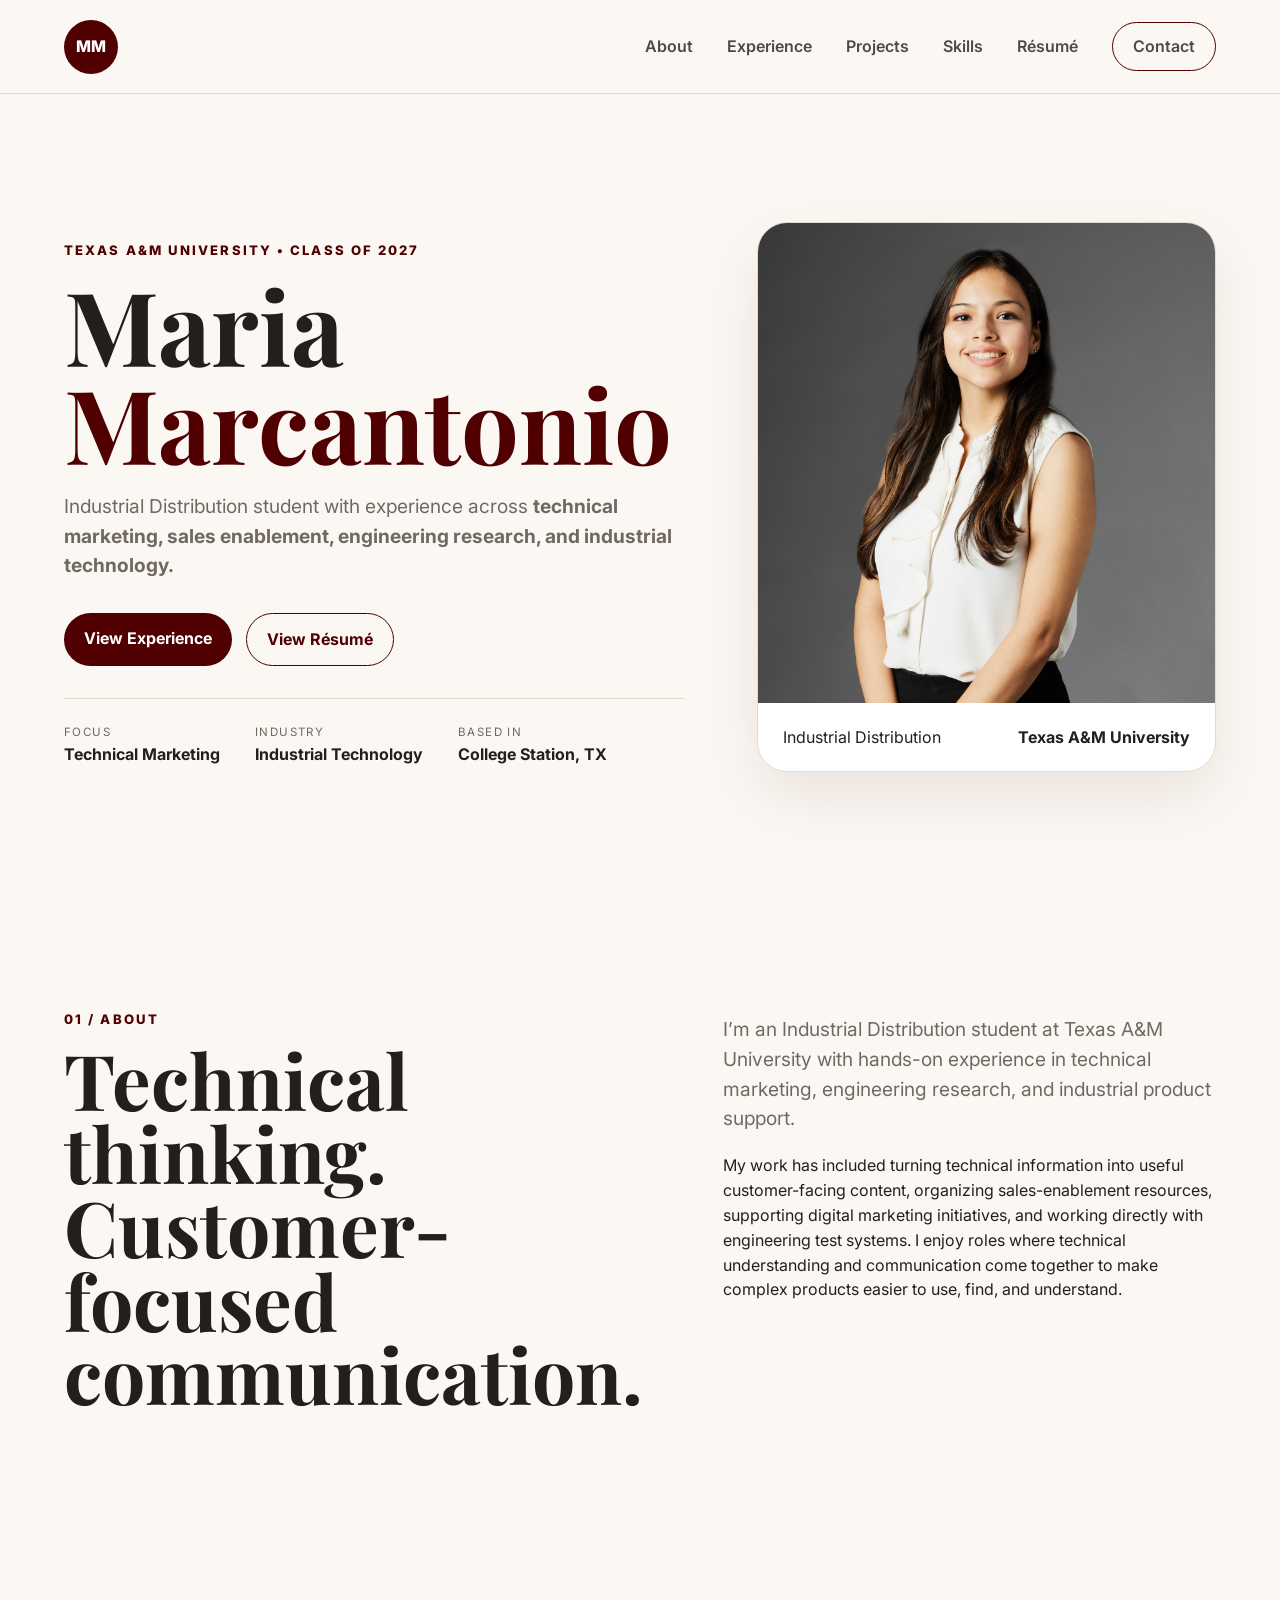
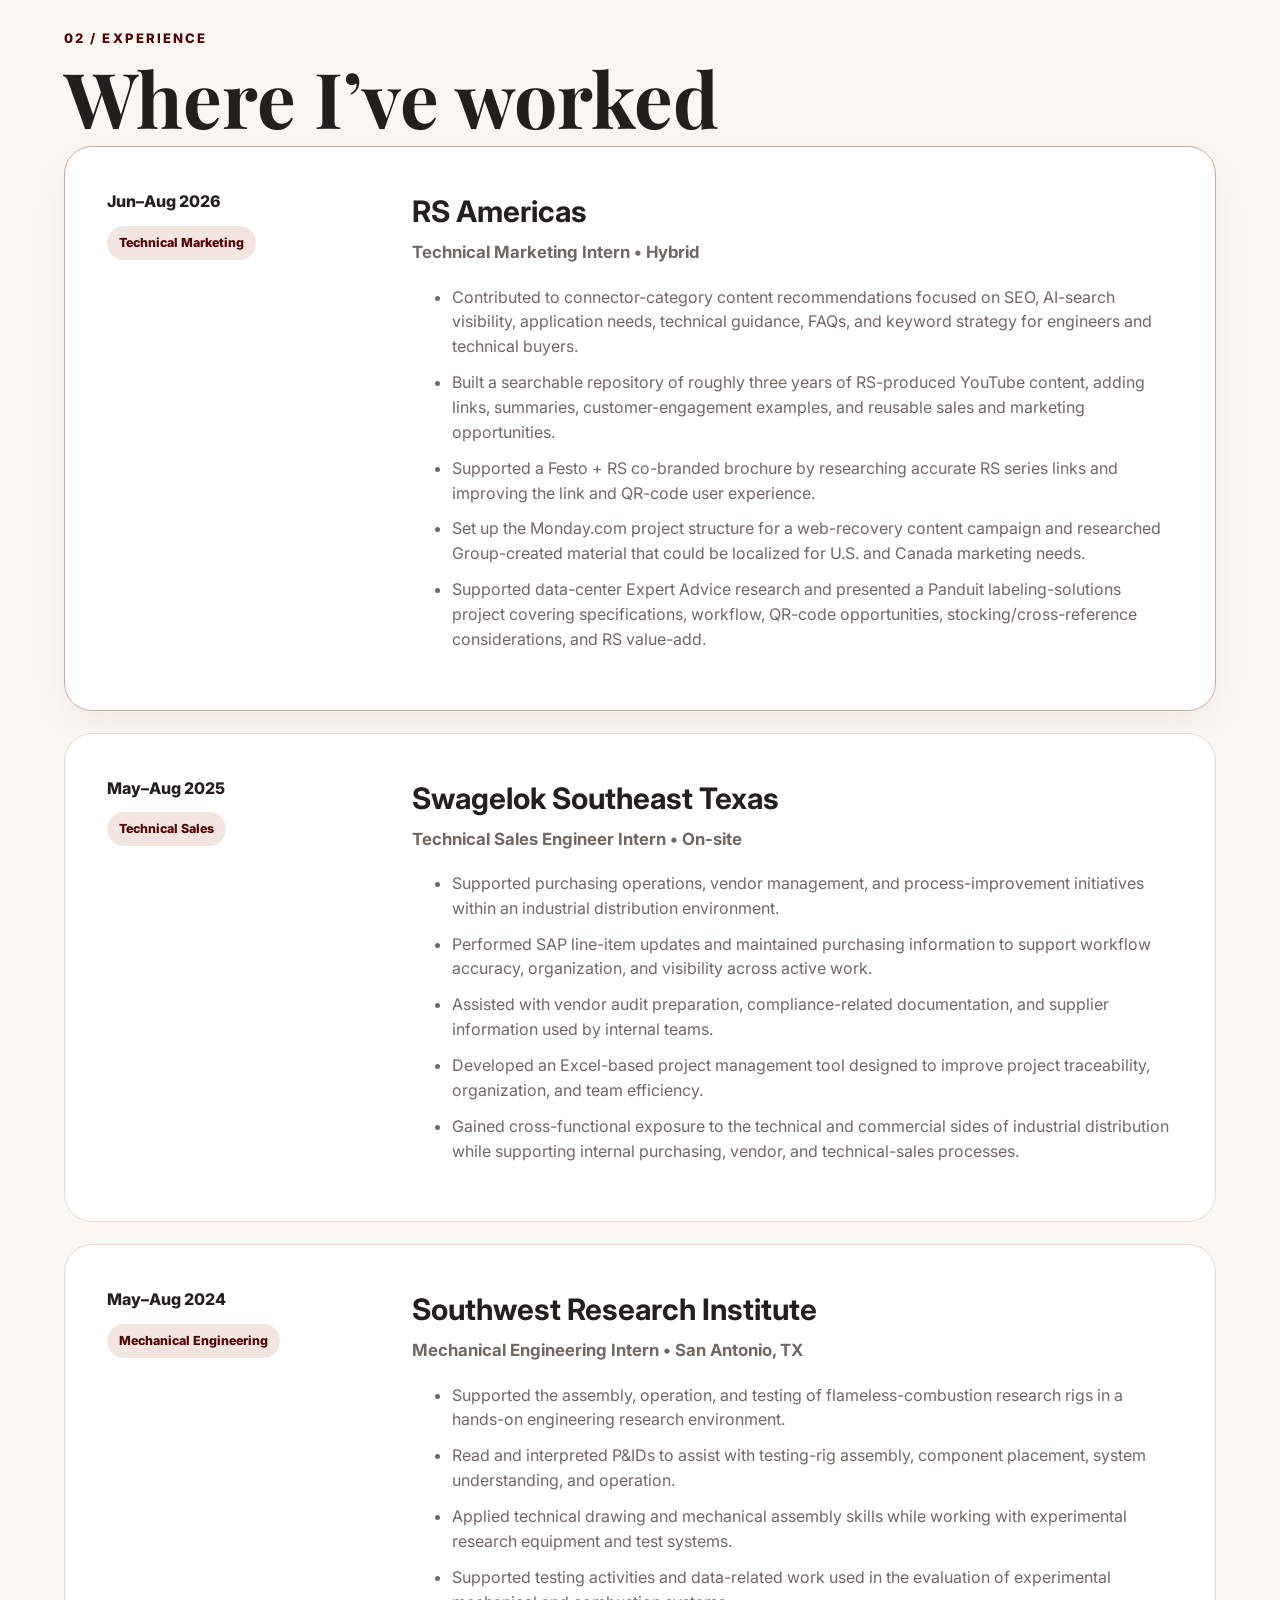
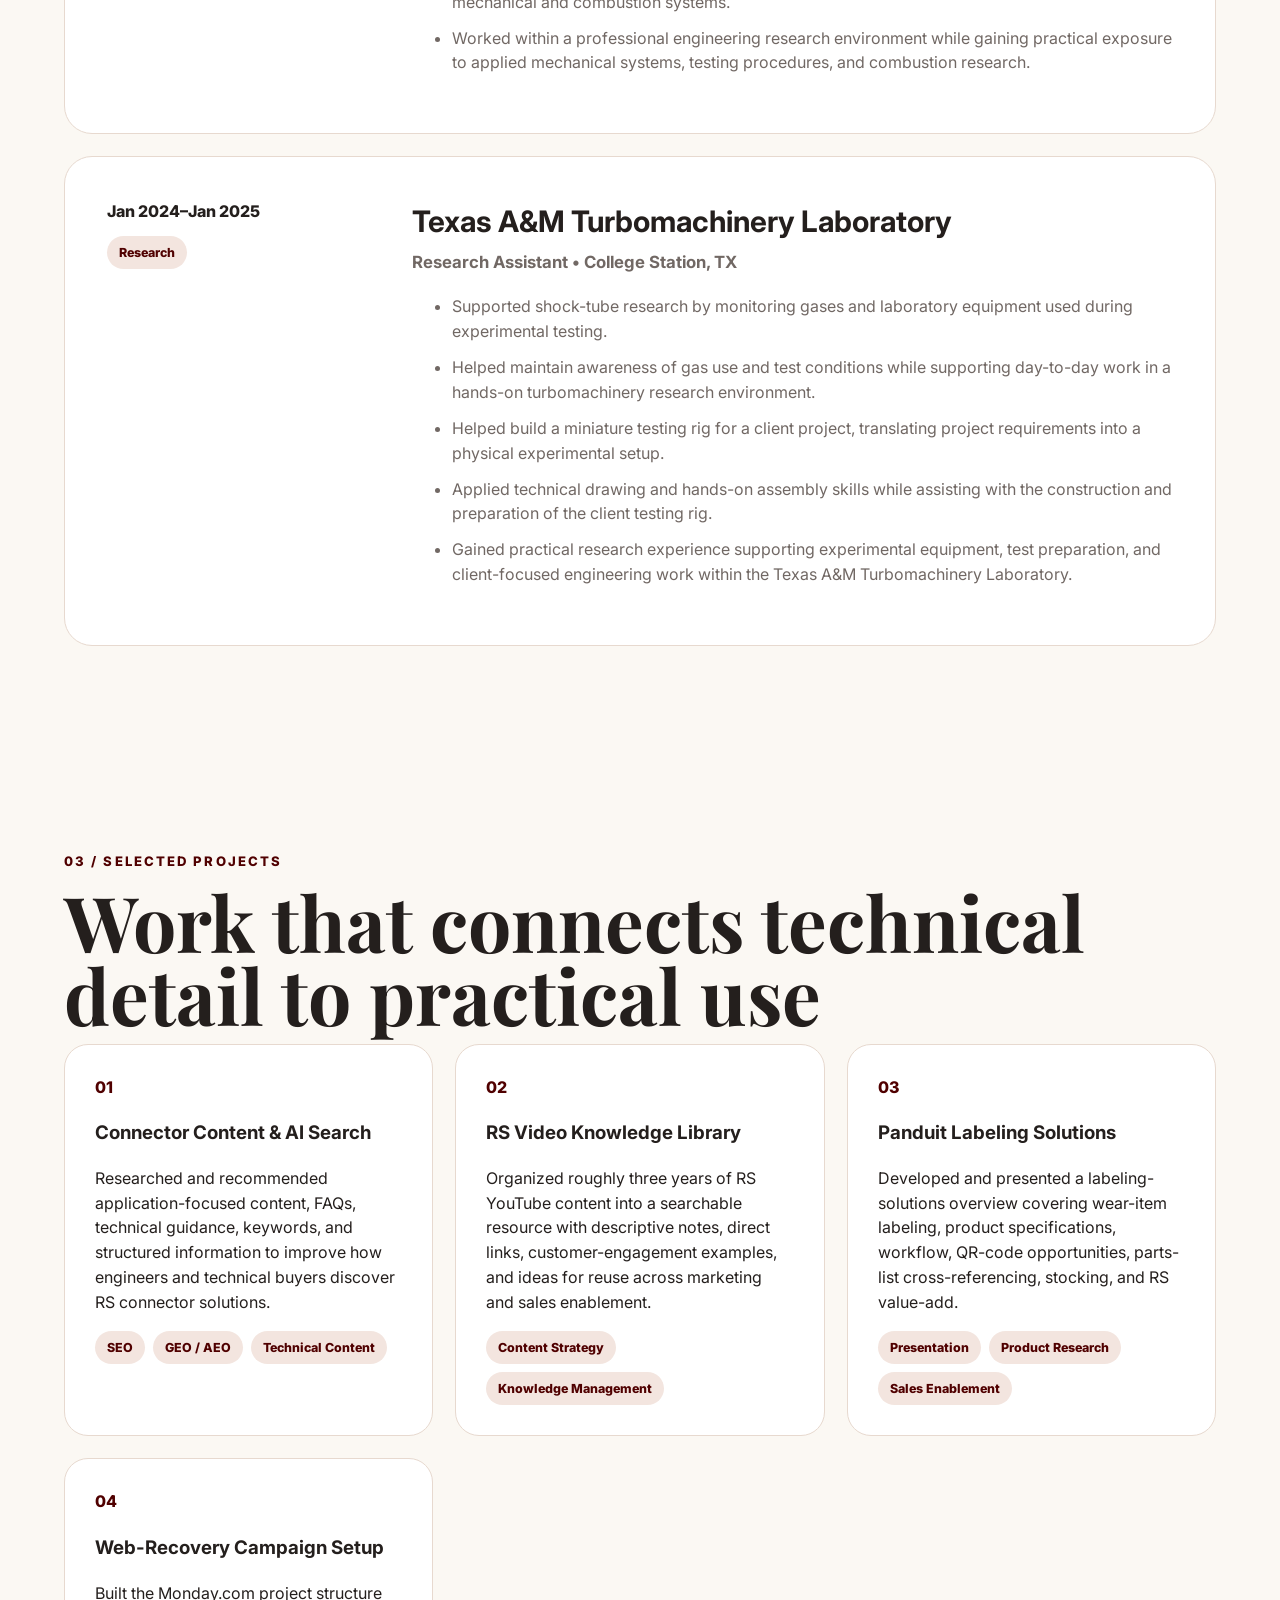
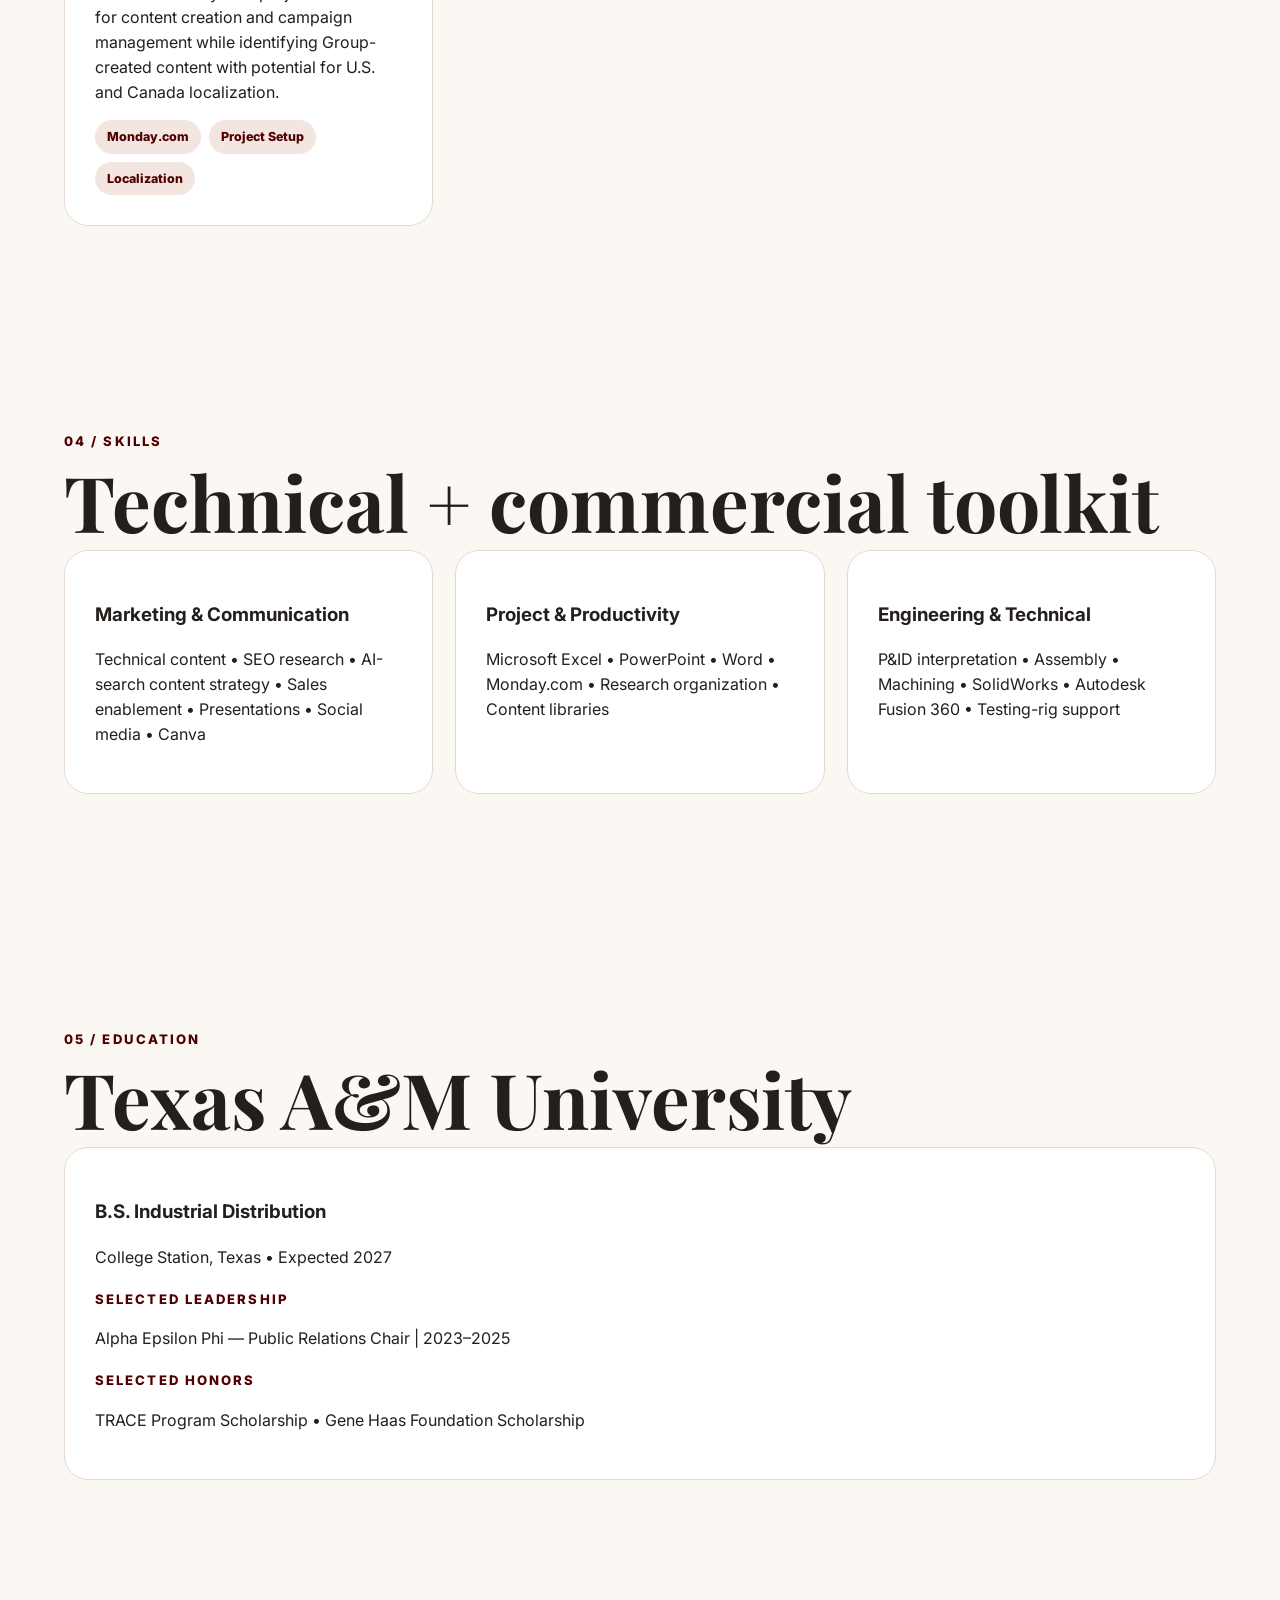
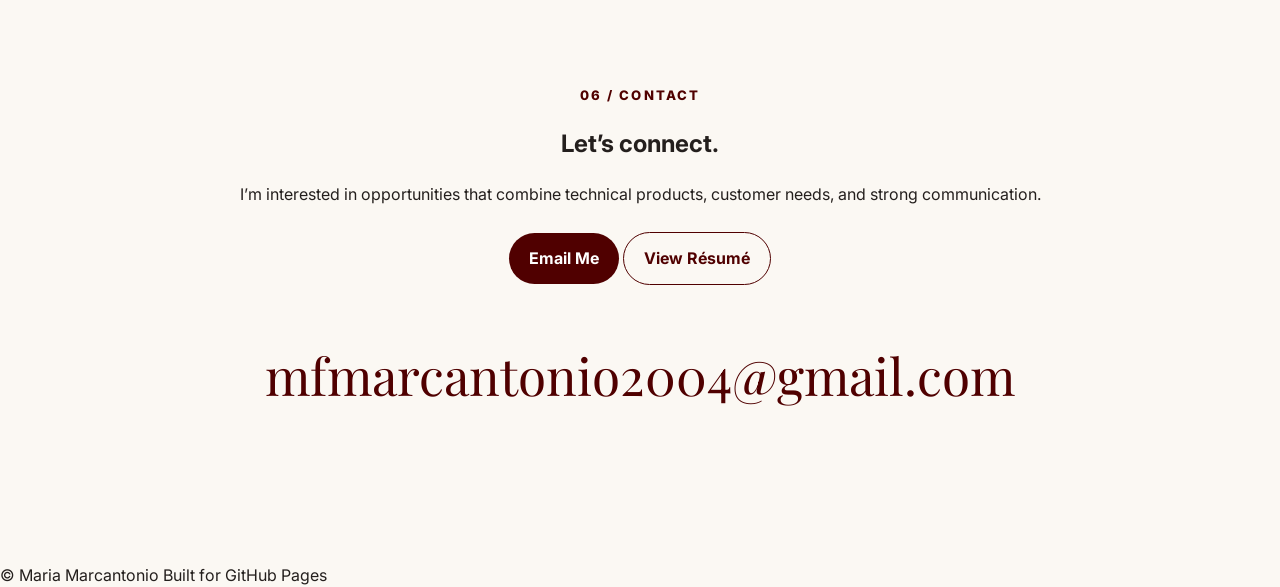
<file: index.html>
<!doctype html>
<html lang="en">
<head>
  <meta charset="utf-8" />
  <meta name="viewport" content="width=device-width, initial-scale=1" />
  <meta name="description" content="Maria Marcantonio — Texas A&M Industrial Distribution student with experience in technical marketing, technical sales support, and engineering research." />
  <title>Maria Marcantonio | Portfolio</title>
  <link rel="preconnect" href="https://fonts.googleapis.com">
  <link rel="preconnect" href="https://fonts.gstatic.com" crossorigin>
  <link href="https://fonts.googleapis.com/css2?family=Inter:wght@400;500;600;700;800&family=Playfair+Display:wght@700&display=swap" rel="stylesheet">
  <link rel="stylesheet" href="styles.css" />
</head>

<body>
  <header class="site-header">
    <a class="brand" href="#top" aria-label="Maria Marcantonio home">MM</a>

    <button class="nav-toggle" aria-label="Open navigation" aria-expanded="false">
      <span></span><span></span><span></span>
    </button>

    <nav class="nav" aria-label="Primary navigation">
      <a href="#about">About</a>
      <a href="#experience">Experience</a>
      <a href="#projects">Projects</a>
      <a href="#skills">Skills</a>
      <a href="resume.html">Résumé</a>
      <a class="nav-cta" href="#contact">Contact</a>
    </nav>
  </header>

  <main id="top">
    <section class="hero section">
      <div class="hero-copy reveal">
        <p class="eyebrow">Texas A&amp;M University • Class of 2027</p>
        <h1>Maria<br><span>Marcantonio</span></h1>
        <p class="hero-subtitle">
          Industrial Distribution student with experience across
          <strong>technical marketing, sales enablement, engineering research, and industrial technology.</strong>
        </p>

        <div class="hero-actions">
          <a class="button primary" href="#experience">View Experience</a>
          <a class="button secondary" href="resume.html">View Résumé</a>
        </div>

        <div class="quick-facts" aria-label="Highlights">
          <div>
            <span class="fact-label">Focus</span>
            <strong>Technical Marketing</strong>
          </div>
          <div>
            <span class="fact-label">Industry</span>
            <strong>Industrial Technology</strong>
          </div>
          <div>
            <span class="fact-label">Based in</span>
            <strong>College Station, TX</strong>
          </div>
        </div>
      </div>

      <div class="hero-card reveal">
        <img src="maria-headshot.jpg" alt="Professional headshot of Maria Marcantonio" class="hero-photo">
        <div class="hero-card-text">
          <span>Industrial Distribution</span>
          <strong>Texas A&amp;M University</strong>
        </div>
      </div>
    </section>

    <section id="about" class="section two-column">
      <div class="section-heading reveal">
        <p class="eyebrow">01 / About</p>
        <h2>Technical thinking.<br>Customer-focused communication.</h2>
      </div>

      <div class="about-copy reveal">
        <p class="lead">
          I’m an Industrial Distribution student at Texas A&amp;M University with hands-on experience in technical marketing,
          engineering research, and industrial product support.
        </p>
        <p>
          My work has included turning technical information into useful customer-facing content, organizing sales-enablement
          resources, supporting digital marketing initiatives, and working directly with engineering test systems.
          I enjoy roles where technical understanding and communication come together to make complex products easier to use,
          find, and understand.
        </p>
      </div>
    </section>

    <section id="experience" class="section">
      <div class="section-heading reveal">
        <p class="eyebrow">02 / Experience</p>
        <h2>Where I’ve worked</h2>
      </div>

      <div class="timeline">
        <article class="experience-card featured reveal">
          <div class="experience-meta">
            <span class="date">Jun–Aug 2026</span>
            <span class="tag">Technical Marketing</span>
          </div>
          <div class="experience-main">
            <h3>RS Americas</h3>
            <p class="role">Technical Marketing Intern • Hybrid</p>
            <ul>
              <li>Contributed to connector-category content recommendations focused on SEO, AI-search visibility, application needs, technical guidance, FAQs, and keyword strategy for engineers and technical buyers.</li>
              <li>Built a searchable repository of roughly three years of RS-produced YouTube content, adding links, summaries, customer-engagement examples, and reusable sales and marketing opportunities.</li>
              <li>Supported a Festo + RS co-branded brochure by researching accurate RS series links and improving the link and QR-code user experience.</li>
              <li>Set up the Monday.com project structure for a web-recovery content campaign and researched Group-created material that could be localized for U.S. and Canada marketing needs.</li>
              <li>Supported data-center Expert Advice research and presented a Panduit labeling-solutions project covering specifications, workflow, QR-code opportunities, stocking/cross-reference considerations, and RS value-add.</li>
            </ul>
          </div>
        </article>

        <article class="experience-card reveal">
          <div class="experience-meta"><span class="date">May–Aug 2025</span><span class="tag">Technical Sales</span></div>
          <div class="experience-main"><h3>Swagelok Southeast Texas</h3><p class="role">Technical Sales Engineer Intern • On-site</p>
          <ul>
<li>Supported purchasing operations, vendor management, and process-improvement initiatives within an industrial distribution environment.</li>
<li>Performed SAP line-item updates and maintained purchasing information to support workflow accuracy, organization, and visibility across active work.</li>
<li>Assisted with vendor audit preparation, compliance-related documentation, and supplier information used by internal teams.</li>
<li>Developed an Excel-based project management tool designed to improve project traceability, organization, and team efficiency.</li>
<li>Gained cross-functional exposure to the technical and commercial sides of industrial distribution while supporting internal purchasing, vendor, and technical-sales processes.</li>
</ul></div>
        </article>

        <article class="experience-card reveal">
          <div class="experience-meta"><span class="date">May–Aug 2024</span><span class="tag">Mechanical Engineering</span></div>
          <div class="experience-main"><h3>Southwest Research Institute</h3><p class="role">Mechanical Engineering Intern • San Antonio, TX</p>
          <ul>
<li>Supported the assembly, operation, and testing of flameless-combustion research rigs in a hands-on engineering research environment.</li>
<li>Read and interpreted P&amp;IDs to assist with testing-rig assembly, component placement, system understanding, and operation.</li>
<li>Applied technical drawing and mechanical assembly skills while working with experimental research equipment and test systems.</li>
<li>Supported testing activities and data-related work used in the evaluation of experimental mechanical and combustion systems.</li>
<li>Worked within a professional engineering research environment while gaining practical exposure to applied mechanical systems, testing procedures, and combustion research.</li>
</ul></div>
        </article>

        <article class="experience-card reveal">
          <div class="experience-meta">
            <span class="date">Jan 2024–Jan 2025</span>
            <span class="tag">Research</span>
          </div>
          <div class="experience-main">
            <h3>Texas A&amp;M Turbomachinery Laboratory</h3>
            <p class="role">Research Assistant • College Station, TX</p>
            <ul>
              <li>Supported shock-tube research by monitoring gases and laboratory equipment used during experimental testing.</li>
              <li>Helped maintain awareness of gas use and test conditions while supporting day-to-day work in a hands-on turbomachinery research environment.</li>
              <li>Helped build a miniature testing rig for a client project, translating project requirements into a physical experimental setup.</li>
              <li>Applied technical drawing and hands-on assembly skills while assisting with the construction and preparation of the client testing rig.</li>
              <li>Gained practical research experience supporting experimental equipment, test preparation, and client-focused engineering work within the Texas A&amp;M Turbomachinery Laboratory.</li>
            </ul>
          </div>
        </article>
      </div>
    </section>

    <section id="projects" class="section">
      <div class="section-heading reveal">
        <p class="eyebrow">03 / Selected Projects</p>
        <h2>Work that connects technical detail to practical use</h2>
      </div>

      <div class="project-grid">
        <article class="project-card reveal">
          <span class="project-number">01</span>
          <h3>Connector Content &amp; AI Search</h3>
          <p>
            Researched and recommended application-focused content, FAQs, technical guidance, keywords, and structured information
            to improve how engineers and technical buyers discover RS connector solutions.
          </p>
          <div class="chips">
            <span>SEO</span><span>GEO / AEO</span><span>Technical Content</span>
          </div>
        </article>

        <article class="project-card reveal">
          <span class="project-number">02</span>
          <h3>RS Video Knowledge Library</h3>
          <p>
            Organized roughly three years of RS YouTube content into a searchable resource with descriptive notes, direct links,
            customer-engagement examples, and ideas for reuse across marketing and sales enablement.
          </p>
          <div class="chips">
            <span>Content Strategy</span><span>Knowledge Management</span>
          </div>
        </article>

        <article class="project-card reveal">
          <span class="project-number">03</span>
          <h3>Panduit Labeling Solutions</h3>
          <p>
            Developed and presented a labeling-solutions overview covering wear-item labeling, product specifications, workflow,
            QR-code opportunities, parts-list cross-referencing, stocking, and RS value-add.
          </p>
          <div class="chips">
            <span>Presentation</span><span>Product Research</span><span>Sales Enablement</span>
          </div>
        </article>

        <article class="project-card reveal">
          <span class="project-number">04</span>
          <h3>Web-Recovery Campaign Setup</h3>
          <p>
            Built the Monday.com project structure for content creation and campaign management while identifying Group-created
            content with potential for U.S. and Canada localization.
          </p>
          <div class="chips">
            <span>Monday.com</span><span>Project Setup</span><span>Localization</span>
          </div>
        </article>
      </div>
    </section>

    <section id="skills" class="section">
      <div class="section-heading reveal">
        <p class="eyebrow">04 / Skills</p>
        <h2>Technical + commercial toolkit</h2>
      </div>

      <div class="skills-grid reveal">
        <div class="skill-group">
          <h3>Marketing &amp; Communication</h3>
          <p>Technical content • SEO research • AI-search content strategy • Sales enablement • Presentations • Social media • Canva</p>
        </div>
        <div class="skill-group">
          <h3>Project &amp; Productivity</h3>
          <p>Microsoft Excel • PowerPoint • Word • Monday.com • Research organization • Content libraries</p>
        </div>
        <div class="skill-group">
          <h3>Engineering &amp; Technical</h3>
          <p>P&amp;ID interpretation • Assembly • Machining • SolidWorks • Autodesk Fusion 360 • Testing-rig support</p>
        </div>
      </div>
    </section>

    <section class="section education-section">
      <div class="section-heading reveal">
        <p class="eyebrow">05 / Education</p>
        <h2>Texas A&amp;M University</h2>
      </div>

      <div class="education-card reveal">
        <div>
          <h3>B.S. Industrial Distribution</h3>
          <p>College Station, Texas • Expected 2027</p>
        </div>
        <div>
          <span class="small-label">Selected leadership</span>
          <p>Alpha Epsilon Phi — Public Relations Chair | 2023–2025</p>
        </div>
        <div>
          <span class="small-label">Selected honors</span>
          <p>TRACE Program Scholarship • Gene Haas Foundation Scholarship</p>
        </div>
      </div>
    </section>

    <section id="contact" class="section contact-section reveal">
      <p class="eyebrow">06 / Contact</p>
      <h2>Let’s connect.</h2>
      <p>
        I’m interested in opportunities that combine technical products, customer needs, and strong communication.
      </p>
      <div class="contact-actions">
        <a class="button primary" href="mailto:mfmarcantonio2004@gmail.com">Email Me</a>
        <a class="button secondary" href="resume.html">View Résumé</a>
      </div>
      <p class="contact-email">mfmarcantonio2004@gmail.com</p>
    </section>
  </main>

  <footer>
    <span>© <span id="year"></span> Maria Marcantonio</span>
    <span>Built for GitHub Pages</span>
  </footer>

  <script src="script.js"></script>
</body>
</html>
</file>
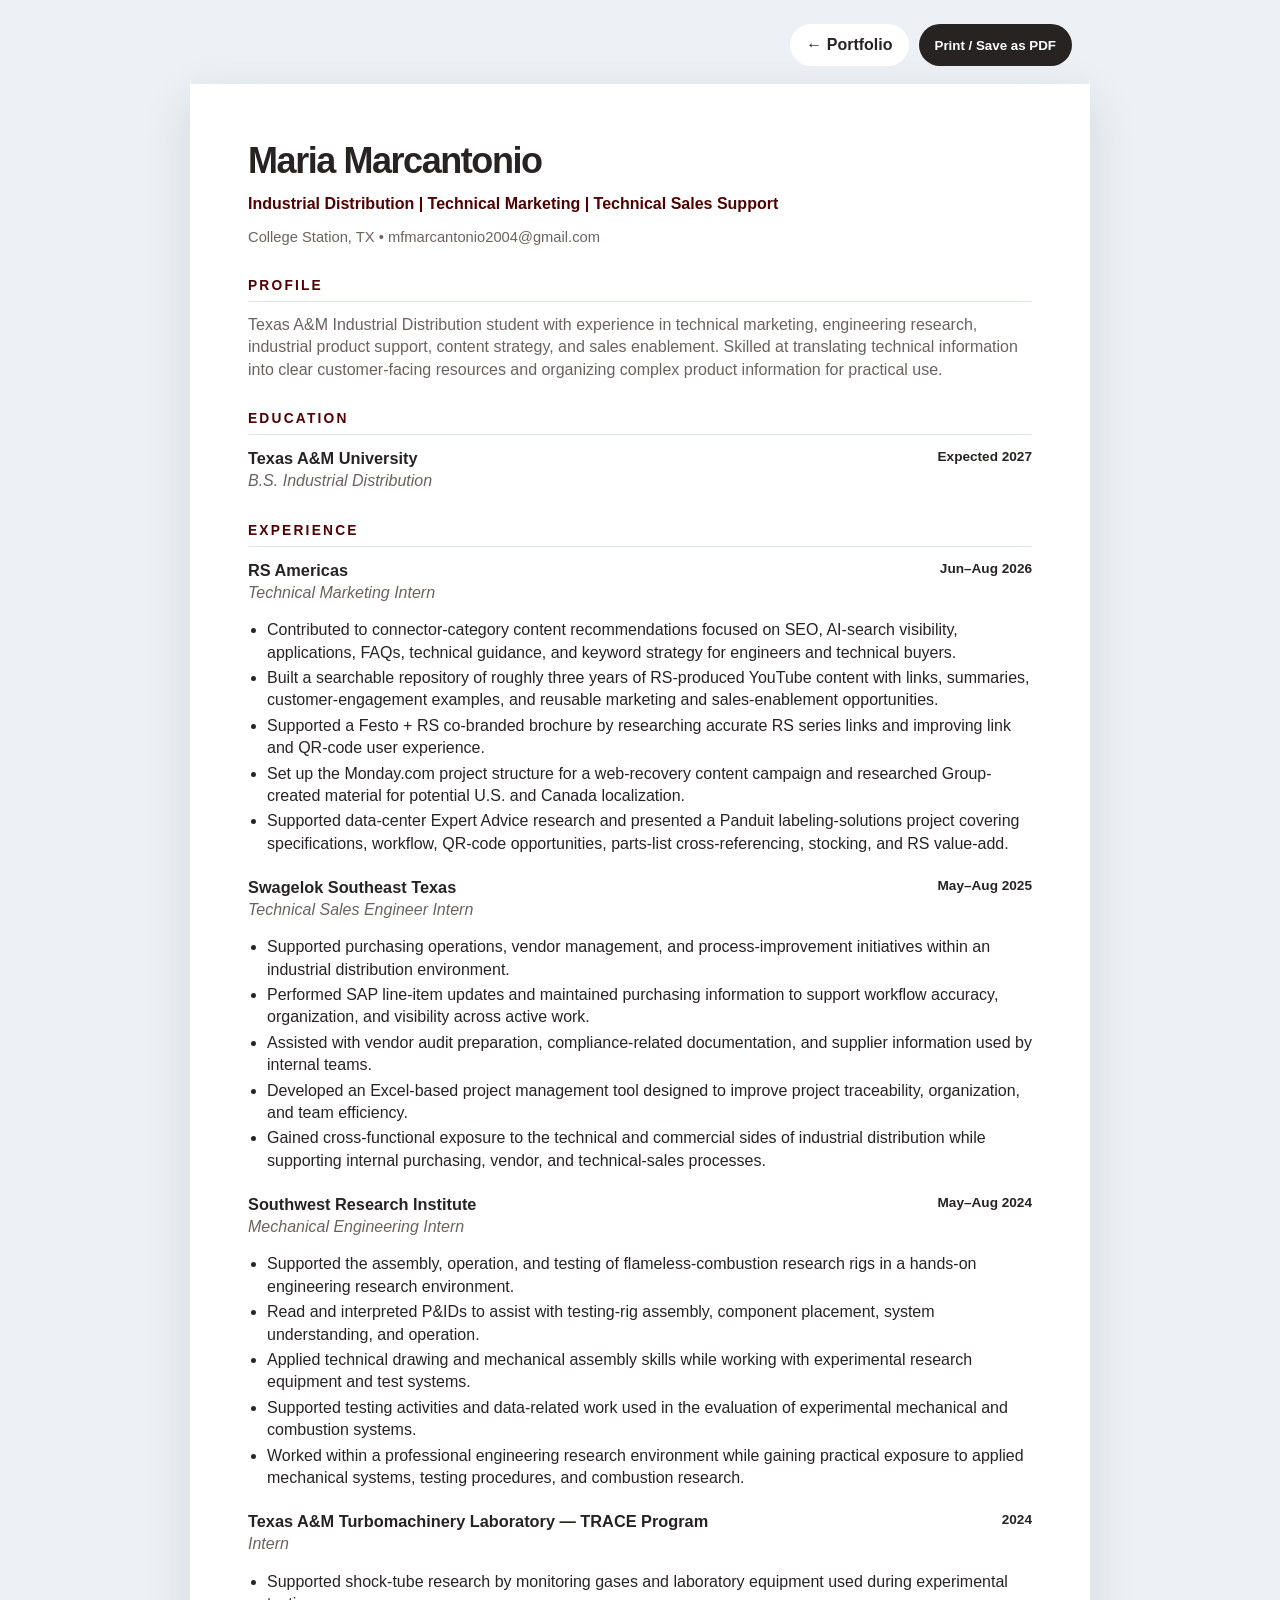
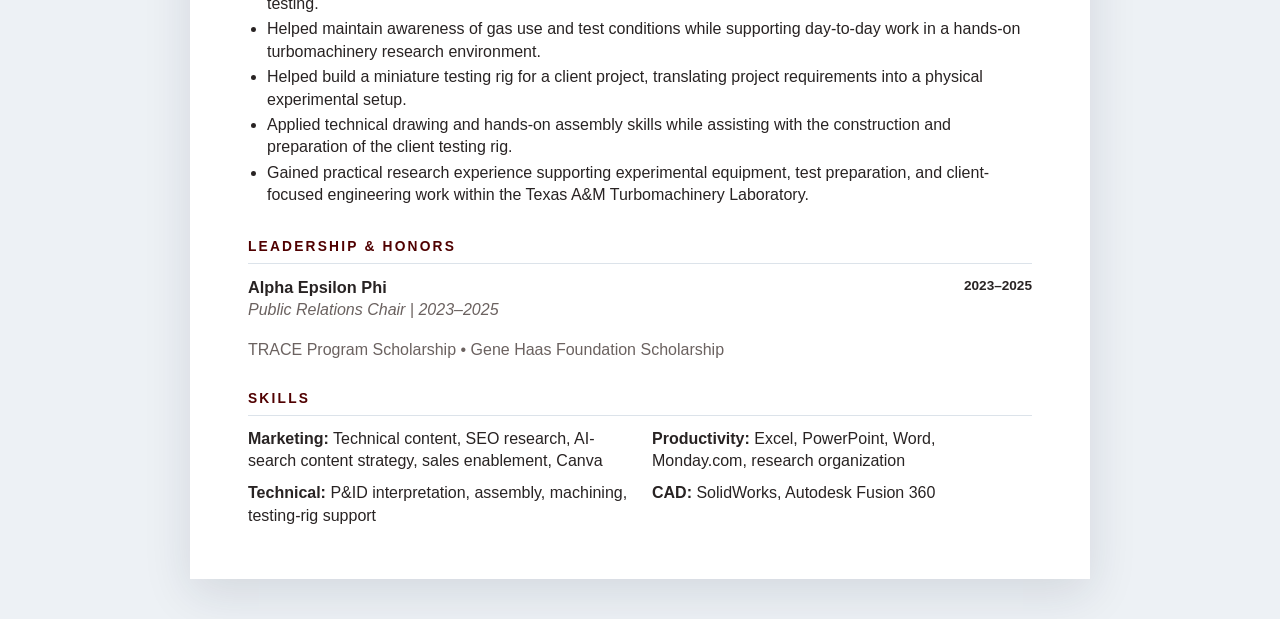
<file: resume.html>
<!doctype html>
<html lang="en">
<head>
  <meta charset="utf-8" />
  <meta name="viewport" content="width=device-width, initial-scale=1" />
  <title>Maria Marcantonio | Résumé</title>
  <style>
    :root { --ink:#282323; --muted:#6b6260; --accent:#500000; --line:#dce3ea; }
    * { box-sizing:border-box; }
    body { margin:0; background:#edf1f5; color:var(--ink); font-family:Arial, Helvetica, sans-serif; line-height:1.4; }
    .toolbar { max-width:900px; margin:24px auto 0; display:flex; gap:10px; justify-content:flex-end; padding:0 18px; }
    .toolbar a,.toolbar button { border:0; border-radius:999px; padding:10px 16px; font-weight:700; cursor:pointer; background:white; color:var(--ink); text-decoration:none; }
    .toolbar button { background:var(--ink); color:white; }
    .page { width:min(900px, calc(100% - 36px)); margin:18px auto 40px; background:white; padding:52px 58px; box-shadow:0 14px 45px rgba(21,36,58,.12); }
    h1 { margin:0; font-size:2.25rem; letter-spacing:-.04em; }
    .headline { color:var(--accent); font-weight:700; margin-top:6px; }
    .contact { margin-top:12px; color:var(--muted); font-size:.92rem; }
    section { margin-top:28px; }
    h2 { margin:0 0 12px; font-size:.86rem; text-transform:uppercase; letter-spacing:.16em; color:var(--accent); border-bottom:1px solid var(--line); padding-bottom:6px; }
    .entry { display:grid; grid-template-columns:1fr auto; gap:6px 18px; margin:0 0 18px; }
    .entry h3 { margin:0; font-size:1.02rem; }
    .entry .role { color:var(--muted); font-style:italic; }
    .entry .date { font-size:.85rem; font-weight:700; white-space:nowrap; }
    .entry ul { grid-column:1 / -1; margin:6px 0 0; padding-left:19px; }
    .entry li { margin:3px 0; }
    .summary { color:var(--muted); margin:0; }
    .skills { display:grid; grid-template-columns:1fr 1fr; gap:10px 24px; }
    .skills p { margin:0; }
    .label { font-weight:700; }
    @media(max-width:650px){
      .page { padding:34px 26px; }
      .entry { grid-template-columns:1fr; }
      .entry .date { grid-row:2; }
      .skills { grid-template-columns:1fr; }
    }
    @media print {
      body { background:white; font-size:10.5pt; }
      .toolbar { display:none; }
      .page { width:100%; margin:0; padding:.4in .5in; box-shadow:none; }
      section { margin-top:18px; }
      .entry { margin-bottom:12px; }
      a { color:inherit; text-decoration:none; }
    }
  </style>
</head>
<body>
  <div class="toolbar">
    <a href="index.html">← Portfolio</a>
    <button onclick="window.print()">Print / Save as PDF</button>
  </div>

  <main class="page">
    <header>
      <h1>Maria Marcantonio</h1>
      <div class="headline">Industrial Distribution | Technical Marketing | Technical Sales Support</div>
      <div class="contact">College Station, TX • mfmarcantonio2004@gmail.com</div>
    </header>

    <section>
      <h2>Profile</h2>
      <p class="summary">
        Texas A&amp;M Industrial Distribution student with experience in technical marketing, engineering research,
        industrial product support, content strategy, and sales enablement. Skilled at translating technical information
        into clear customer-facing resources and organizing complex product information for practical use.
      </p>
    </section>

    <section>
      <h2>Education</h2>
      <div class="entry">
        <div>
          <h3>Texas A&amp;M University</h3>
          <div class="role">B.S. Industrial Distribution</div>
        </div>
        <div class="date">Expected 2027</div>
      </div>
    </section>

    <section>
      <h2>Experience</h2>

      <div class="entry">
        <div>
          <h3>RS Americas</h3>
          <div class="role">Technical Marketing Intern</div>
        </div>
        <div class="date">Jun–Aug 2026</div>
        <ul>
          <li>Contributed to connector-category content recommendations focused on SEO, AI-search visibility, applications, FAQs, technical guidance, and keyword strategy for engineers and technical buyers.</li>
          <li>Built a searchable repository of roughly three years of RS-produced YouTube content with links, summaries, customer-engagement examples, and reusable marketing and sales-enablement opportunities.</li>
          <li>Supported a Festo + RS co-branded brochure by researching accurate RS series links and improving link and QR-code user experience.</li>
          <li>Set up the Monday.com project structure for a web-recovery content campaign and researched Group-created material for potential U.S. and Canada localization.</li>
          <li>Supported data-center Expert Advice research and presented a Panduit labeling-solutions project covering specifications, workflow, QR-code opportunities, parts-list cross-referencing, stocking, and RS value-add.</li>
        </ul>
      </div>

      <div class="entry">
        <div>
          <h3>Swagelok Southeast Texas</h3>
          <div class="role">Technical Sales Engineer Intern</div>
        </div>
        <div class="date">May–Aug 2025</div>
        <ul>
          <li>Supported purchasing operations, vendor management, and process-improvement initiatives within an industrial distribution environment.</li>
          <li>Performed SAP line-item updates and maintained purchasing information to support workflow accuracy, organization, and visibility across active work.</li>
          <li>Assisted with vendor audit preparation, compliance-related documentation, and supplier information used by internal teams.</li>
          <li>Developed an Excel-based project management tool designed to improve project traceability, organization, and team efficiency.</li>
          <li>Gained cross-functional exposure to the technical and commercial sides of industrial distribution while supporting internal purchasing, vendor, and technical-sales processes.</li>
        </ul>
      </div>

      <div class="entry">
        <div>
          <h3>Southwest Research Institute</h3>
          <div class="role">Mechanical Engineering Intern</div>
        </div>
        <div class="date">May–Aug 2024</div>
        <ul>
          <li>Supported the assembly, operation, and testing of flameless-combustion research rigs in a hands-on engineering research environment.</li>
          <li>Read and interpreted P&amp;IDs to assist with testing-rig assembly, component placement, system understanding, and operation.</li>
          <li>Applied technical drawing and mechanical assembly skills while working with experimental research equipment and test systems.</li>
          <li>Supported testing activities and data-related work used in the evaluation of experimental mechanical and combustion systems.</li>
          <li>Worked within a professional engineering research environment while gaining practical exposure to applied mechanical systems, testing procedures, and combustion research.</li>
        </ul>
      </div>

      <div class="entry">
        <div>
          <h3>Texas A&amp;M Turbomachinery Laboratory — TRACE Program</h3>
          <div class="role">Intern</div>
        </div>
        <div class="date">2024</div>
        <ul>
          <li>Supported shock-tube research by monitoring gases and laboratory equipment used during experimental testing.</li>
          <li>Helped maintain awareness of gas use and test conditions while supporting day-to-day work in a hands-on turbomachinery research environment.</li>
          <li>Helped build a miniature testing rig for a client project, translating project requirements into a physical experimental setup.</li>
          <li>Applied technical drawing and hands-on assembly skills while assisting with the construction and preparation of the client testing rig.</li>
          <li>Gained practical research experience supporting experimental equipment, test preparation, and client-focused engineering work within the Texas A&amp;M Turbomachinery Laboratory.</li>
        </ul>
      </div>
    </section>

    <section>
      <h2>Leadership &amp; Honors</h2>
      <div class="entry">
        <div>
          <h3>Alpha Epsilon Phi</h3>
          <div class="role">Public Relations Chair | 2023–2025</div>
        </div>
        <div class="date">2023–2025</div>
      </div>
      <p class="summary">TRACE Program Scholarship • Gene Haas Foundation Scholarship</p>
    </section>

    <section>
      <h2>Skills</h2>
      <div class="skills">
        <p><span class="label">Marketing:</span> Technical content, SEO research, AI-search content strategy, sales enablement, Canva</p>
        <p><span class="label">Productivity:</span> Excel, PowerPoint, Word, Monday.com, research organization</p>
        <p><span class="label">Technical:</span> P&amp;ID interpretation, assembly, machining, testing-rig support</p>
        <p><span class="label">CAD:</span> SolidWorks, Autodesk Fusion 360</p>
      </div>
    </section>
  </main>
</body>
</html>
</file>
<file: styles.css>
:root{--maroon:#500000;--maroon2:#6b0f0f;--ink:#241f1d;--muted:#716864;--cream:#fbf8f3;--card:#fff;--line:#e7d9cf;--soft:#f3e5df}*{box-sizing:border-box}html{scroll-behavior:smooth}body{margin:0;background:var(--cream);color:var(--ink);font-family:Inter,Arial,sans-serif;line-height:1.55}.site-header{height:94px;position:sticky;top:0;z-index:20;background:rgba(251,248,243,.96);border-bottom:1px solid var(--line);display:flex;align-items:center;justify-content:space-between;padding:0 max(5vw,28px);backdrop-filter:blur(10px)}.brand{width:54px;height:54px;border-radius:50%;display:grid;place-items:center;background:var(--maroon);color:#fff;text-decoration:none;font-weight:800}.nav{display:flex;gap:34px;align-items:center}.nav a{color:#514946;text-decoration:none;font-weight:600}.nav a:hover{color:var(--maroon)}.nav-cta{border:1px solid var(--maroon);padding:11px 20px;border-radius:999px}.nav-toggle{display:none;background:none;border:0}.nav-toggle span{display:block;width:28px;height:2px;background:var(--maroon);margin:6px}.section{max-width:1320px;margin:auto;padding:96px 5vw}.hero{min-height:calc(100vh - 94px);display:grid;grid-template-columns:1.15fr .85fr;gap:72px;align-items:center}.eyebrow,.small-label{color:var(--maroon);text-transform:uppercase;letter-spacing:.16em;font-weight:800;font-size:.82rem}.hero h1,.section-heading h2{font-family:'Playfair Display',Georgia,serif;margin:.15em 0;line-height:.96}.hero h1{font-size:clamp(4rem,8vw,7.8rem)}.hero h1 span{color:var(--maroon)}.hero-subtitle,.lead{font-size:1.2rem;color:var(--muted);max-width:760px}.hero-actions{display:flex;gap:14px;margin:32px 0}.button{display:inline-block;padding:13px 20px;border-radius:999px;text-decoration:none;font-weight:700}.primary{background:var(--maroon);color:#fff}.secondary{border:1px solid var(--maroon);color:var(--maroon)}.quick-facts{display:flex;gap:35px;border-top:1px solid var(--line);padding-top:25px}.quick-facts div{display:flex;flex-direction:column}.fact-label{font-size:.72rem;color:var(--muted);text-transform:uppercase;letter-spacing:.12em}.hero-card{background:#fff;border:1px solid var(--line);border-radius:30px;overflow:hidden;box-shadow:0 24px 60px rgba(80,0,0,.09)}.hero-photo{display:block;width:100%;aspect-ratio:1/1.05;object-fit:cover}.hero-card-text{padding:22px 25px;display:flex;justify-content:space-between;gap:20px}.two-column{display:grid;grid-template-columns:1fr 1fr;gap:80px}.section-heading h2{font-size:clamp(3rem,6vw,5.5rem)}.timeline{display:grid;gap:22px}.experience-card{display:grid;grid-template-columns:270px 1fr;gap:35px;background:var(--card);border:1px solid var(--line);border-radius:28px;padding:42px}.experience-card.featured{border-color:#cfa99c;box-shadow:0 16px 45px rgba(80,0,0,.06)}.experience-meta{display:flex;flex-direction:column;gap:12px;align-items:flex-start}.date{font-weight:800}.tag,.chips span{background:var(--soft);color:var(--maroon);font-size:.78rem;font-weight:800;border-radius:999px;padding:7px 12px}.experience-main h3{font-size:1.85rem;margin:0}.role{font-weight:700;color:var(--muted);font-size:1.05rem;margin:.25rem 0 1.2rem}.experience-main li{margin:.7rem 0;color:var(--muted)}.project-grid,.skills-grid{display:grid;grid-template-columns:repeat(3,1fr);gap:22px}.project-card,.skill-group,.education-card{background:#fff;border:1px solid var(--line);border-radius:24px;padding:30px}.project-number{font-weight:800;color:var(--maroon)}.chips{display:flex;flex-wrap:wrap;gap:8px}.contact-section{text-align:center}.contact-email{font-family:'Playfair Display',Georgia,serif;color:var(--maroon);font-size:clamp(1.5rem,4vw,3.3rem);text-decoration:none}.contact-actions{margin-top:25px}.reveal{opacity:1;transform:none}.page{max-width:980px;margin:40px auto;padding:40px;background:#fff}.toolbar{display:flex;justify-content:space-between;align-items:center;margin-bottom:30px}.headline{font-family:'Playfair Display',Georgia,serif;font-size:3rem;margin:.2rem 0}.summary{color:var(--muted)}.education-section,.entry,.skills{margin-top:30px}.entry{border-top:1px solid var(--line);padding-top:22px}.entry h2,.entry h3{margin-bottom:4px}.label{font-weight:800;color:var(--maroon)}
@media(max-width:800px){.site-header{height:78px}.nav-toggle{display:block}.nav{display:none;position:absolute;top:78px;left:0;right:0;background:var(--cream);padding:25px;flex-direction:column;border-bottom:1px solid var(--line)}.nav.open{display:flex}.hero{grid-template-columns:1fr;gap:35px;padding-top:55px}.hero h1{font-size:4rem}.two-column{grid-template-columns:1fr;gap:20px}.experience-card{grid-template-columns:1fr;padding:28px}.project-grid,.skills-grid{grid-template-columns:1fr}.quick-facts{flex-direction:column;gap:14px}.section{padding:65px 6vw}.page{margin:0;padding:28px 6vw}.headline{font-size:2.4rem}}
@media print{.site-header,.toolbar{display:none}.page{margin:0;max-width:none;padding:0}body{background:#fff}.entry{break-inside:avoid}}
</file>
